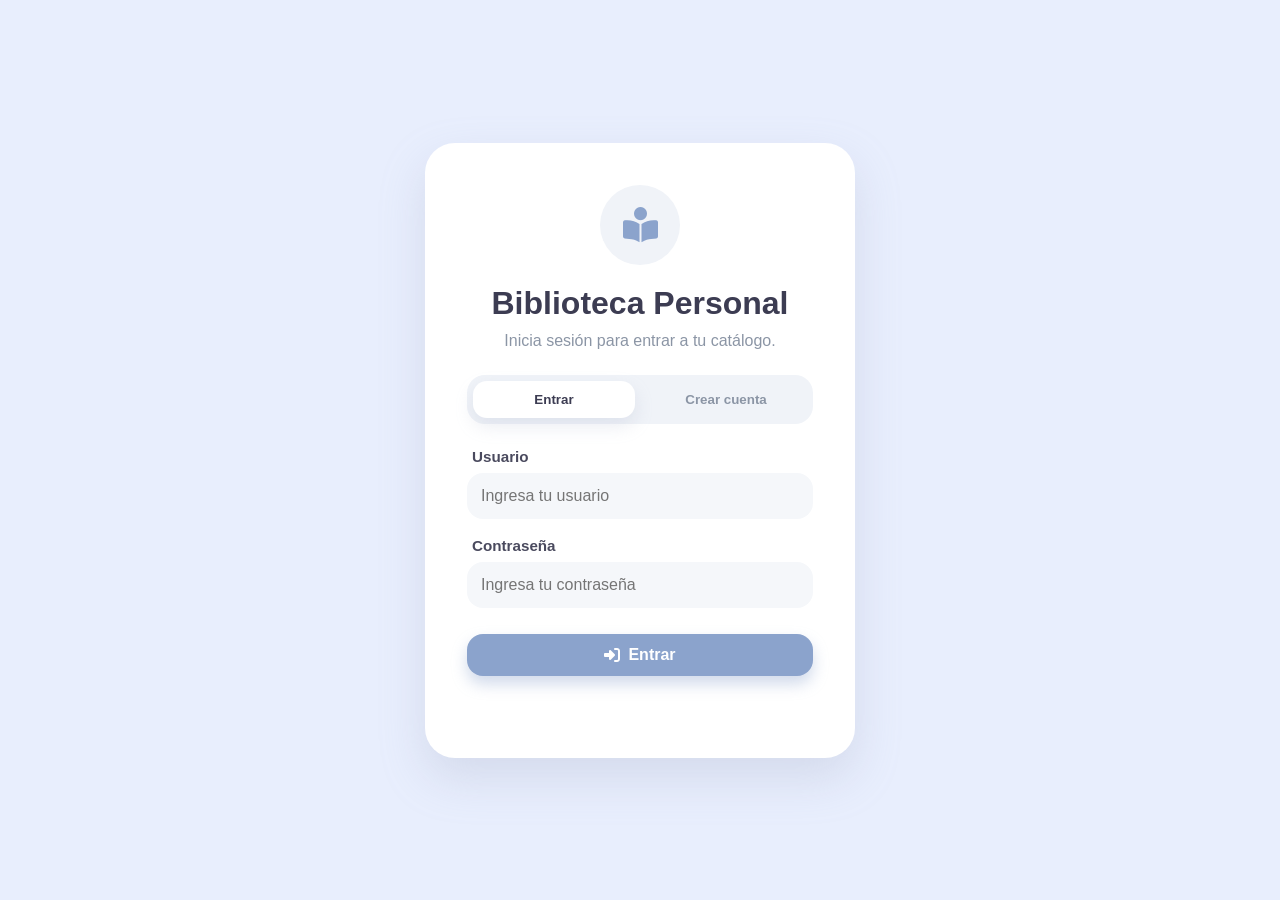
<file: Vista/index.html>
<!DOCTYPE html>
<html lang="es">
<head>
    <meta charset="UTF-8">
    <meta name="viewport" content="width=device-width, initial-scale=1.0">
    <title>Catálogo de Biblioteca Personal</title>
    <link rel="stylesheet" href="https://cdnjs.cloudflare.com/ajax/libs/font-awesome/6.5.1/css/all.min.css">
    <link rel="stylesheet" href="styles.css">
</head>
<body>

    <div class="container">
        <header class="main-header">
            <div>
                <h1>Biblioteca Personal</h1>
                <p style="color: var(--text-muted)">Gestiona tus lecturas favoritas </p>
            </div>

            <div class="session-actions">
                <span id="session-user">Usuario</span>
                <button class="btn btn-secondary" id="btn-logout">
                    <i class="fa-solid fa-right-from-bracket"></i> Cerrar sesión
                </button>
            </div>
        </header>

        <!-- Busqueda de libro, filtrado por libros leidos y opcion para agregar un nuevo libro-->
        <div class="controls-panel">
            <!-- buscador de libro-->
            <div class="search-filters">
                <div class="input-group">
                    <i class="fa-solid fa-magnifying-glass"></i>
                    <input type="text" id="search-input" placeholder="Buscar por título o autor...">
                </div>
                <!-- filtrado de leidos y no leidos-->
                <select id="status-filter">
                    <option value="">Todos los estados</option>
                    <option value="leido">Leídos</option>
                    <option value="no-leido">No leídos</option>
                </select>
            </div>
            <!-- boton agregar nuevo libro-->
            <button class="btn btn-primary" id="btn-add-book">
                <i class="fa-solid fa-plus"></i> Agregar Libro
            </button>
        </div>
       <!-- contenido principal, la cuadricula de los libros-->
        <main class="books-grid" id="books-container">
            </main>
    </div>
    
    <!-- capa superpuesta que cubre todo el fondo de la pagina al seleccionar "Agregar libro"-->
    <div class="modal-overlay" id="book-modal">
        <!-- ventanita blanca para agregar el contenido del nuevo libro-->
        <div class="modal-content">
            <div class="modal-header">
                <h2 id="modal-title">Agregar Nuevo Libro</h2>
                <button class="close-modal" id="btn-close-modal">&times;</button>
            </div>
            <!-- Grupo de formulario, es el conjunto de etiqueta + cajita para escribir la info del libro-->
            <form id="book-form">
                <input type="hidden" id="book-id">

                <div class="form-group">
                    <label for="form-title">Título *</label>
                    <input type="text" id="form-title" required placeholder="Ej: El Alquimista">
                </div>

                <div class="form-group">
                    <label for="form-author">Autor *</label>
                    <input type="text" id="form-author" required placeholder="Ej: Paulo Coelho">
                </div>

                <div class="form-group">
                    <label for="form-genre">Género *</label>
                    <input type="text" id="form-genre" required placeholder="Ej: Ficción, Filosofía">
                </div>

                <div class="form-group">
                    <label for="form-notes">Notas Personales</label>
                    <textarea id="form-notes" placeholder="Escribe tus reflexiones o apuntes sobre el libro..."></textarea>
                </div>
                
                <!--palomita de verificacion de libro leido-->
                <div class="form-group">
                    <label class="form-checkbox">
                        <input type="checkbox" id="form-read">
                        <span>Marcar como leído ya</span>
                    </label>
                </div>
                <!-- pie de la ventanita de agregar libro botones de Guardar/Cancelar o Eliminar si se selecciona "Editar"-->
                <div class="modal-footer">
                    <button type="button" class="btn btn-secondary" id="btn-cancel-modal">Cancelar</button>
                    <button type="button" class="btn btn-secondary" id="btn-delete-book" style="display:none; color:var(--danger); background-color:#fee2e2;">
                        <i class="fa-solid fa-trash"></i> Eliminar
                    </button>
                    <button type="submit" class="btn btn-primary" id="btn-save-book">Guardar</button>
                </div>
            </form>
        </div>
    </div>

    <script src="../js/app.js"></script>
</body>
</html>
</file>
<file: Vista/styles.css>
:root {
            --bg-color: #e8eefd;      
            --card-bg: #ffffff;       
            --text-main: #4a4a5e;   
            --text-muted: #8b95a5;   
            
            /* Colores de interacción  */
            --primary: #8ba3cc;       /* Azul acero pastel */
            --primary-hover: #728ab5; /* Un tono más oscuro al pasar el ratón */
            --success: #6ee7b7;       /* Verde menta pastel para "Leído" */
            --danger: #fca5a5;        /* Rosa/Rojo pastel para "No leído" */
            --border: #e2e8f0;
        }

        * {
            box-sizing: border-box;
            margin: 0;
            padding: 0;
            font-family: 'Segoe UI', Tahoma, Geneva, Verdana, sans-serif;
        }

        body {
            background-color: var(--bg-color);
            color: var(--text-main);
            padding: 20px;
        }

        .container {
            max-width: 1200px;
            margin: 0 auto;
        }

        header {
            margin-bottom: 30px;
            text-align: center;
        }

        header h1 {
            font-size: 2.5rem;
            color: #3c3c52; /* Tono más oscuro de la paleta para resaltar */
            margin-bottom: 10px;
        }

        /* Panel de Controles (Buscador e Inserción) */
        .controls-panel {
            background-color: var(--card-bg);
            padding: 25px;
            border-radius: 24px; /* Esquinas súper redondeadas estilo burbuja */
            border: none; 
            box-shadow: 0 15px 35px rgba(160, 170, 195, 0.2); /* Sombra amplia y difuminada */
            display: flex;
            flex-wrap: wrap;
            gap: 15px;
            align-items: center;
            justify-content: space-between;
            margin-bottom: 30px;
        }

        .search-filters {
            display: flex;
            flex-wrap: wrap;
            gap: 15px;
            flex-grow: 1;
            max-width: 800px;
        }

        .input-group {
            position: relative;
            flex-grow: 2;
            min-width: 250px;
        }

        .input-group i {
            position: absolute;
            left: 18px;
            top: 50%;
            transform: translateY(-50%);
            color: var(--text-muted);
        }

        /* Buscador estilo pastilla */
        .input-group input {
            width: 100%;
            padding: 14px 14px 14px 45px;
            border: none;
            background-color: #f5f7fa; 
            border-radius: 20px;
            font-size: 1rem;
            outline: none;
            transition: box-shadow 0.2s, background-color 0.2s;
        }

        .input-group input:focus {
            background-color: #ffffff;
            box-shadow: 0 0 0 3px rgba(139, 163, 204, 0.3); /* Resplandor azul pastel al teclear */
        }

        /* Buscador desplegable*/
        select {
            padding: 14px 40px 14px 14px; /* Más espacio a la derecha para la flecha */
            border: none;
            background-color: #f5f7fa;
            border-radius: 20px;
            font-size: 1rem;
            color: var(--text-main);
            outline: none;
            cursor: pointer;
            min-width: 150px;
        }

        .btn {
            padding: 12px 24px;
            border: none;
            border-radius: 16px; /* Botones más redonditos */
            font-size: 1rem;
            font-weight: 600;
            cursor: pointer;
            display: inline-flex;
            align-items: center;
            gap: 8px;
            transition: background-color 0.2s, transform 0.1s, box-shadow 0.2s;
        }

        .btn:active {
            transform: scale(0.96);
        }

        .btn-primary {
            background-color: var(--primary);
            color: white;
            box-shadow: 0 8px 15px rgba(139, 163, 204, 0.4); /* Sombra del color del botón */
        }

        .btn-primary:hover {
            background-color: var(--primary-hover);
            box-shadow: 0 10px 20px rgba(139, 163, 204, 0.5);
        }

        .btn-secondary {
            background-color: #f0f3f8;
            color: var(--text-main);
        }

        .btn-secondary:hover {
            background-color: #e2e8f0;
        }

        /* Grid de Libros */
        .books-grid {
            display: grid;
            grid-template-columns: repeat(auto-fill, minmax(300px, 1fr));
            gap: 30px; /* Un poco más de espacio para que respiren las sombras */
        }

        /* Tarjeta de Libro */
        .book-card {
            background-color: var(--card-bg);
            border-radius: 24px;
            border: none; /* Adiós bordes duros */
            box-shadow: 0 15px 35px rgba(160, 170, 195, 0.15); /* Sombra súper suave y elegante */
            padding: 25px;
            display: flex;
            flex-direction: column;
            justify-content: space-between;
            position: relative;
            transition: transform 0.3s ease, box-shadow 0.3s ease;
        }

        .book-card:hover {
            transform: translateY(-8px); /* Flota más arriba al pasar el mouse */
            box-shadow: 0 20px 40px rgba(160, 170, 195, 0.25);
        }

        .book-info h3 {
            font-size: 1.3rem;
            margin-bottom: 8px;
            color: #3c3c52;
        }

        .book-info .author {
            font-weight: 500;
            color: var(--text-muted);
            margin-bottom: 6px;
        }

        .book-info .genre {
            display: inline-block;
            background-color: #f0f3f8;
            padding: 6px 14px;
            border-radius: 20px;
            font-size: 0.85rem;
            color: var(--text-muted);
            margin-bottom: 12px;
        }

        .book-info .notes {
            font-size: 0.95rem;
            color: #5c667a;
            margin-bottom: 15px;
            display: -webkit-box;
            -webkit-box-orient: vertical;
            overflow: hidden;
        }

        .book-status {
            display: flex;
            align-items: center;
            gap: 8px;
            font-size: 0.9rem;
            font-weight: 600;
            margin-bottom: 15px;
        }

        .status-badge {
            width: 12px;
            height: 12px;
            border-radius: 50%;
        }

        .status-read { color: #059669; }
        .status-read .status-badge { 
            background-color: var(--success); 
            box-shadow: 0 0 8px var(--success); 
        }
        
        .status-unread { color: #e11d48; }
        .status-unread .status-badge { 
            background-color: var(--danger); 
            box-shadow: 0 0 8px var(--danger); 
        }

        .card-actions {
            display: flex;
            gap: 12px;
            border-top: 2.5px dashed #f0f3f8; /* Línea punteada suave en vez de sólida */
            padding-top: 20px;
        }

        .card-actions button {
            flex: 1;
            padding: 10px;
            font-size: 0.9rem;
            border-radius: 12px;
        }

        /* Modal rediseñado */
        .modal-overlay {
            position: fixed;
            top: 0;
            left: 0;
            width: 100%;
            height: 100%;
            background-color: rgba(60, 60, 82, 0.4);
            backdrop-filter: blur(6px); /* Cristal esmerilado de fondo */
            display: flex;
            align-items: center;
            justify-content: center;
            z-index: 1000;
            opacity: 0;
            pointer-events: none;
            transition: opacity 0.3s ease;
        }

        .modal-overlay.active {
            opacity: 1;
            pointer-events: auto;
        }

        .modal-content {
            background-color: var(--card-bg);
            padding: 35px;
            border-radius: 30px; /* Súper burbuja */
            width: 100%;
            max-width: 500px;
            box-shadow: 0 25px 50px rgba(0, 0, 0, 0.15);
            transform: translateY(-20px) scale(0.95);
            transition: transform 0.3s cubic-bezier(0.175, 0.885, 0.32, 1.275); /* Animación de rebote */
        }

        .modal-overlay.active .modal-content {
            transform: translateY(0) scale(1);
        }

        .modal-header {
            display: flex;
            justify-content: space-between;
            align-items: center;
            margin-bottom: 25px;
        }

        .modal-header h2 {
            font-size: 1.5rem;
            color: #3c3c52;
        }

        .close-modal {
            background: #f5f7fa;
            border: none;
            width: 40px;
            height: 40px;
            border-radius: 50%;
            font-size: 1.2rem;
            cursor: pointer;
            color: var(--text-muted);
            transition: background-color 0.2s, color 0.2s;
        }

        .close-modal:hover {
            background: #e2e8f0;
            color: var(--danger);
        }

        /* Formulario del Modal  */
        .form-group {
            margin-bottom: 18px;
        }

        .form-group label {
            display: block;
            margin-bottom: 8px;
            font-weight: 600;
            font-size: 0.95rem;
            color: var(--text-main);
            margin-left: 5px;
        }

        .form-group input, .form-group textarea, .form-group select {
            width: 100%;
            padding: 14px;
            border: none;
            background-color: #f5f7fa;
            border-radius: 16px;
            font-size: 1rem;
            color: var(--text-main);
            outline: none;
            transition: box-shadow 0.2s;
        }

        .form-group input:focus, .form-group textarea:focus {
            background-color: #ffffff;
            box-shadow: 0 0 0 3px rgba(139, 163, 204, 0.3);
        }

        .form-group textarea {
            resize: vertical;
            height: 100px;
            border-radius: 20px;
        }

        .form-checkbox {
            display: flex;
            align-items: center;
            gap: 10px;
            cursor: pointer;
            margin-top: 15px;
            padding: 10px 5px;
        }

        .form-checkbox input {
            width: 20px;
            height: 20px;
            accent-color: var(--success);
            cursor: pointer;
        }

        .modal-footer {
            display: flex;
            justify-content: flex-end;
            gap: 12px;
            margin-top: 30px;
        }

        /* Vista de Estado Vacío */
        .empty-state {
            grid-column: 1 / -1;
            text-align: center;
            padding: 60px;
            color: var(--text-muted);
            background-color: var(--card-bg);
            border-radius: 24px;
            box-shadow: 0 10px 25px rgba(160, 170, 195, 0.1);
        }

        .empty-state i {
            font-size: 4rem;
            margin-bottom: 20px;
            color: var(--primary);
            opacity: 0.5;
        }

/* Encabezado con usuario y cierre de sesión */
.main-header {
    display: flex;
    align-items: center;
    justify-content: space-between;
    gap: 20px;
    text-align: left;
}

.session-actions {
    display: flex;
    align-items: center;
    gap: 15px;
    background-color: var(--card-bg);
    padding: 12px 16px;
    border-radius: 20px;
    box-shadow: 0 10px 25px rgba(160, 170, 195, 0.16);
}

#session-user {
    color: var(--text-muted);
    font-weight: 600;
}

/* Login */
.login-page {
    padding: 0;
}

.login-container {
    min-height: 100vh;
    display: flex;
    justify-content: center;
    align-items: center;
    padding: 20px;
}

.login-card {
    background-color: var(--card-bg);
    padding: 42px;
    border-radius: 30px;
    box-shadow: 0 20px 45px rgba(160, 170, 195, 0.28);
    width: 100%;
    max-width: 430px;
    text-align: center;
}

.login-icon {
    width: 80px;
    height: 80px;
    border-radius: 50%;
    background-color: #f0f3f8;
    color: var(--primary);
    display: flex;
    justify-content: center;
    align-items: center;
    font-size: 2.2rem;
    margin: 0 auto 20px;
}

.login-card h1 {
    color: #3c3c52;
    margin-bottom: 10px;
}

.login-card p {
    color: var(--text-muted);
    margin-bottom: 25px;
}

.login-card .form-group {
    text-align: left;
}

.btn-login {
    width: 100%;
    justify-content: center;
    margin-top: 8px;
}

.login-error {
    color: #e11d48 !important;
    min-height: 24px;
    margin-top: 16px !important;
    margin-bottom: 0 !important;
    font-weight: 600;
}

@media (max-width: 720px) {
    .main-header {
        flex-direction: column;
        text-align: center;
    }

    .session-actions {
        flex-direction: column;
        width: 100%;
    }

    .session-actions .btn {
        width: 100%;
        justify-content: center;
    }
}



/* Tabs del login / registro */
.auth-tabs {
    display: grid;
    grid-template-columns: 1fr 1fr;
    gap: 10px;
    background-color: #f0f3f8;
    padding: 6px;
    border-radius: 18px;
    margin-bottom: 24px;
}

.auth-tab {
    border: none;
    border-radius: 14px;
    padding: 11px 10px;
    background-color: transparent;
    color: var(--text-muted);
    font-weight: 700;
    cursor: pointer;
    transition: background-color 0.2s, color 0.2s, box-shadow 0.2s;
}

.auth-tab.active {
    background-color: #ffffff;
    color: #3c3c52;
    box-shadow: 0 8px 18px rgba(160, 170, 195, 0.22);
}

.login-success {
    color: #059669 !important;
    min-height: 24px;
    margin-top: 16px !important;
    margin-bottom: 0 !important;
    font-weight: 600;
}
</file>
